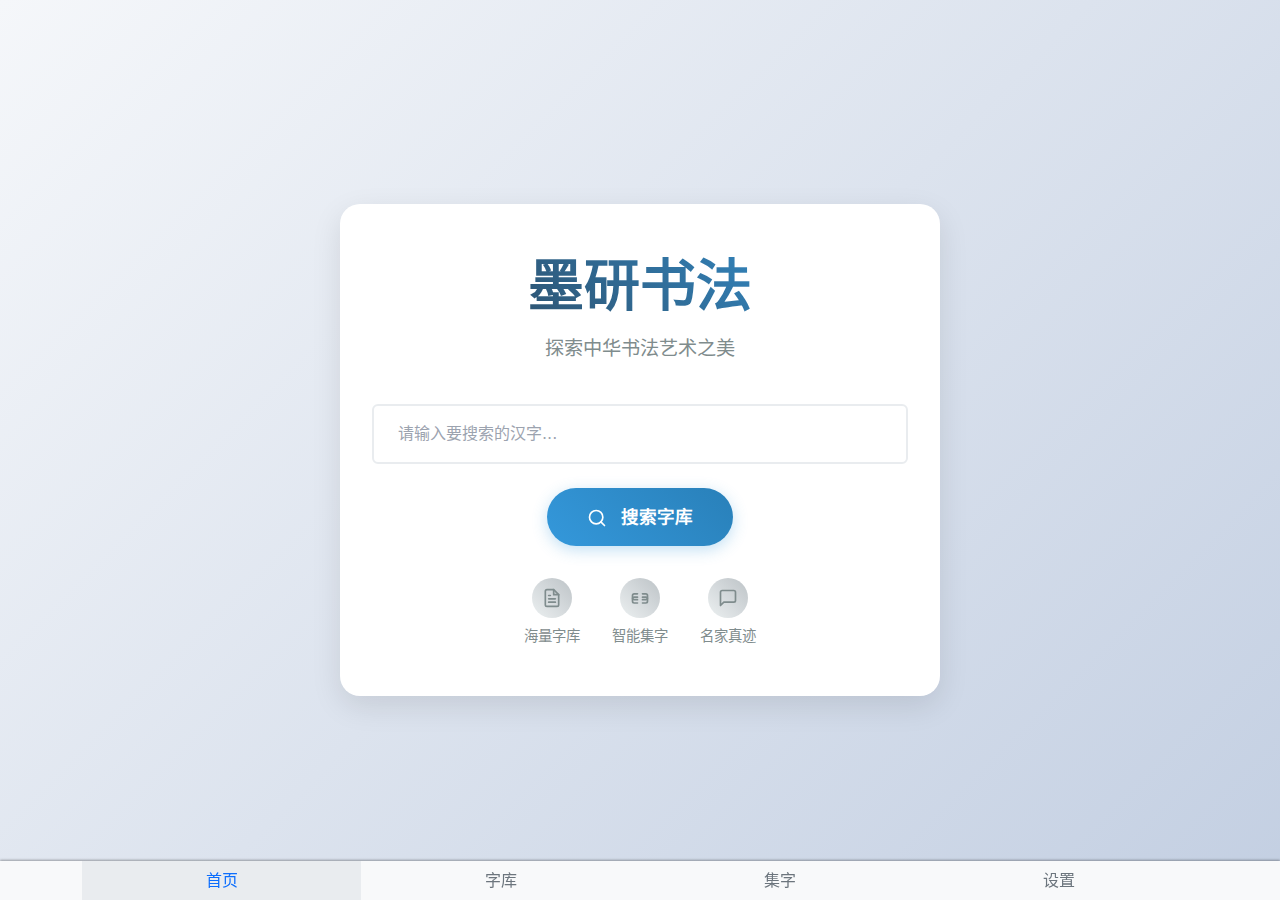
<file: templates/index.html>
<!DOCTYPE html>
<html lang="zh-CN">
<head>
    <meta charset="UTF-8">
    <meta name="viewport" content="width=device-width, initial-scale=1.0">
    <title>墨研书法</title>
    <link href="https://cdnjs.cloudflare.com/ajax/libs/bootstrap/5.3.2/css/bootstrap.min.css" rel="stylesheet">
    <link rel="stylesheet" href="/static/style.css">
    <style>
        body {
            background: linear-gradient(135deg, #f5f7fa 0%, #c3cfe2 100%);
            min-height: 100vh;
            display: flex;
            flex-direction: column;
        }
        
        .main-content {
            flex: 1;
            display: flex;
            align-items: center;
            justify-content: center;
            padding: 2rem 1rem;
        }
        
        .search-container {
            background: white;
            border-radius: 20px;
            box-shadow: 0 10px 30px rgba(0, 0, 0, 0.1);
            padding: 3rem 2rem;
            max-width: 600px;
            width: 100%;
            text-align: center;
        }
        
        .logo-title {
            font-size: 3.5rem;
            font-weight: 700;
            color: #2c3e50;
            margin-bottom: 1rem;
            background: linear-gradient(45deg, #2c3e50, #3498db);
            -webkit-background-clip: text;
            -webkit-text-fill-color: transparent;
            background-clip: text;
        }
        
        .subtitle {
            font-size: 1.2rem;
            color: #7f8c8d;
            margin-bottom: 2.5rem;
        }
        
        .search-input {
            border: 2px solid #e9ecef;
            border-radius: 50px;
            padding: 1rem 1.5rem;
            font-size: 1.1rem;
            transition: all 0.3s ease;
            margin-bottom: 1.5rem;
        }
        
        .search-input:focus {
            border-color: #3498db;
            box-shadow: 0 0 0 0.2rem rgba(52, 152, 219, 0.25);
        }
        
        .search-btn {
            background: linear-gradient(45deg, #3498db, #2980b9);
            border: none;
            border-radius: 50px;
            padding: 1rem 2.5rem;
            font-size: 1.1rem;
            font-weight: 600;
            color: white;
            transition: all 0.3s ease;
            box-shadow: 0 4px 15px rgba(52, 152, 219, 0.3);
        }
        
        .search-btn:hover {
            transform: translateY(-2px);
            box-shadow: 0 6px 20px rgba(52, 152, 219, 0.4);
            background: linear-gradient(45deg, #2980b9, #3498db);
        }
        
        .feature-icons {
            display: flex;
            justify-content: center;
            gap: 2rem;
            margin-top: 2rem;
            flex-wrap: wrap;
        }
        
        .feature-item {
            text-align: center;
            color: #7f8c8d;
            font-size: 0.9rem;
        }
        
        .feature-icon {
            width: 40px;
            height: 40px;
            margin: 0 auto 0.5rem;
            background: linear-gradient(45deg, #ecf0f1, #bdc3c7);
            border-radius: 50%;
            display: flex;
            align-items: center;
            justify-content: center;
        }
        
        @media (max-width: 768px) {
            .logo-title {
                font-size: 2.5rem;
            }
            
            .search-container {
                padding: 2rem 1.5rem;
                margin: 1rem;
            }
            
            .feature-icons {
                gap: 1rem;
            }
        }
    </style>
</head>
<body>
    <div class="main-content">
        <div class="search-container">
            <h1 class="logo-title">墨研书法</h1>
            <p class="subtitle">探索中华书法艺术之美</p>
            
            <form id="homeSearchForm">
                <div class="mb-3">
                    <input type="text" class="form-control search-input" id="searchInput" 
                           placeholder="请输入要搜索的汉字..." autocomplete="off">
                </div>
                <button type="submit" class="btn search-btn">
                    <svg xmlns="http://www.w3.org/2000/svg" width="20" height="20" viewBox="0 0 24 24" fill="none" stroke="currentColor" stroke-width="2" stroke-linecap="round" stroke-linejoin="round" class="me-2">
                        <circle cx="11" cy="11" r="8"/>
                        <path d="m21 21-4.35-4.35"/>
                    </svg>
                    搜索字库
                </button>
            </form>
            
            <div class="feature-icons">
                <div class="feature-item">
                    <div class="feature-icon">
                        <svg xmlns="http://www.w3.org/2000/svg" width="20" height="20" viewBox="0 0 24 24" fill="none" stroke="currentColor" stroke-width="2" stroke-linecap="round" stroke-linejoin="round">
                            <path d="M14 2H6a2 2 0 0 0-2 2v16a2 2 0 0 0 2 2h12a2 2 0 0 0 2-2V8z"/>
                            <polyline points="14,2 14,8 20,8"/>
                            <line x1="16" y1="13" x2="8" y2="13"/>
                            <line x1="16" y1="17" x2="8" y2="17"/>
                            <polyline points="10,9 9,9 8,9"/>
                        </svg>
                    </div>
                    <div>海量字库</div>
                </div>
                <div class="feature-item">
                    <div class="feature-icon">
                        <svg xmlns="http://www.w3.org/2000/svg" width="20" height="20" viewBox="0 0 24 24" fill="none" stroke="currentColor" stroke-width="2" stroke-linecap="round" stroke-linejoin="round">
                            <path d="M9 11H5a2 2 0 0 0-2 2v3a2 2 0 0 0 2 2h4"/>
                            <path d="M9 7H5a2 2 0 0 0-2 2v3a2 2 0 0 0 2 2h4"/>
                            <path d="M15 11h4a2 2 0 0 1 2 2v3a2 2 0 0 1-2 2h-4"/>
                            <path d="M15 7h4a2 2 0 0 1 2 2v3a2 2 0 0 1-2 2h-4"/>
                        </svg>
                    </div>
                    <div>智能集字</div>
                </div>
                <div class="feature-item">
                    <div class="feature-icon">
                        <svg xmlns="http://www.w3.org/2000/svg" width="20" height="20" viewBox="0 0 24 24" fill="none" stroke="currentColor" stroke-width="2" stroke-linecap="round" stroke-linejoin="round">
                            <path d="M21 15a2 2 0 0 1-2 2H7l-4 4V5a2 2 0 0 1 2-2h14a2 2 0 0 1 2 2z"/>
                        </svg>
                    </div>
                    <div>名家真迹</div>
                </div>
            </div>
        </div>
    </div>

    <!-- 底部导航tab -->
    <nav class="navbar fixed-bottom navbar-light bg-light py-0">
        <div class="container">
            <ul class="nav nav-tabs w-100" id="bottomNav" role="tablist">
                <li class="nav-item flex-fill text-center" role="presentation">
                    <a class="nav-link active w-100" href="/" aria-selected="true">首页</a>
                </li>
                <li class="nav-item flex-fill text-center" role="presentation">
                    <a class="nav-link w-100" href="/library" aria-selected="false">字库</a>
                </li>
                <li class="nav-item flex-fill text-center" role="presentation">
                    <a class="nav-link w-100" href="/calligraphy_set" aria-selected="false">集字</a>
                </li>
                <li class="nav-item flex-fill text-center" role="presentation">
                    <a class="nav-link w-100" href="/settings" aria-selected="false">设置</a>
                </li>
            </ul>
        </div>
    </nav>

    <!-- 引入Bootstrap JS -->
    <script src="https://cdnjs.cloudflare.com/ajax/libs/bootstrap/5.3.2/js/bootstrap.bundle.min.js"></script>
    <script>
        document.getElementById('homeSearchForm').addEventListener('submit', function(e) {
            e.preventDefault();
            const searchText = document.getElementById('searchInput').value.trim();
            if (searchText) {
                // 跳转到字库页面并传递搜索参数
                window.location.href = `/library?han=${encodeURIComponent(searchText)}`;
            }
        });
        
        // 回车键搜索
        document.getElementById('searchInput').addEventListener('keypress', function(e) {
            if (e.key === 'Enter') {
                e.preventDefault();
                document.getElementById('homeSearchForm').dispatchEvent(new Event('submit'));
            }
        });
    </script>
</body>
</html>
</file>
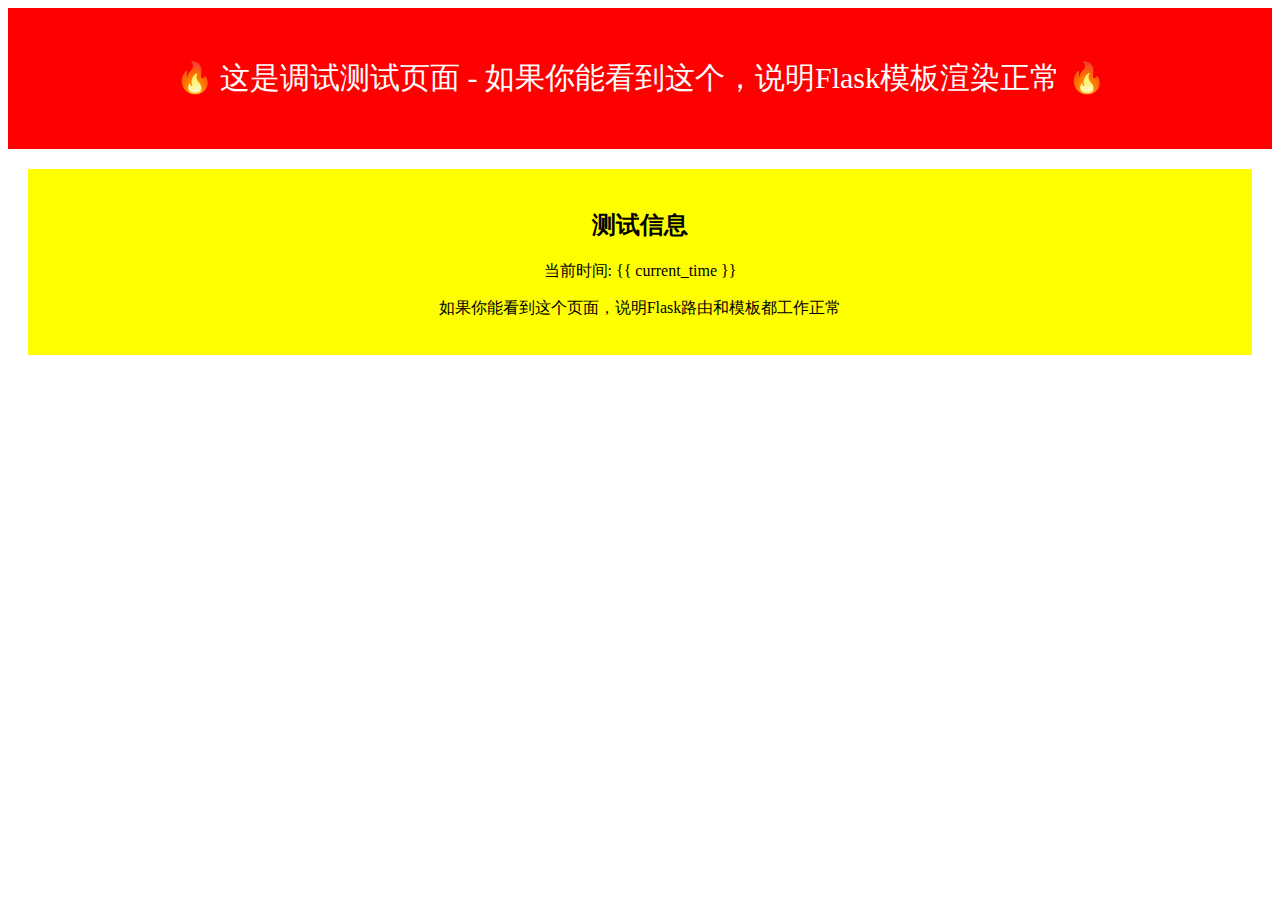
<file: templates/debug_test.html>
<!DOCTYPE html>
<html>
<head>
    <title>调试测试页面</title>
</head>
<body>
    <div style="background: red; color: white; padding: 50px; text-align: center; font-size: 30px;">
        🔥 这是调试测试页面 - 如果你能看到这个，说明Flask模板渲染正常 🔥
    </div>
    <div style="background: yellow; padding: 20px; margin: 20px; text-align: center;">
        <h2>测试信息</h2>
        <p>当前时间: {{ current_time }}</p>
        <p>如果你能看到这个页面，说明Flask路由和模板都工作正常</p>
    </div>
</body>
</html>
</file>
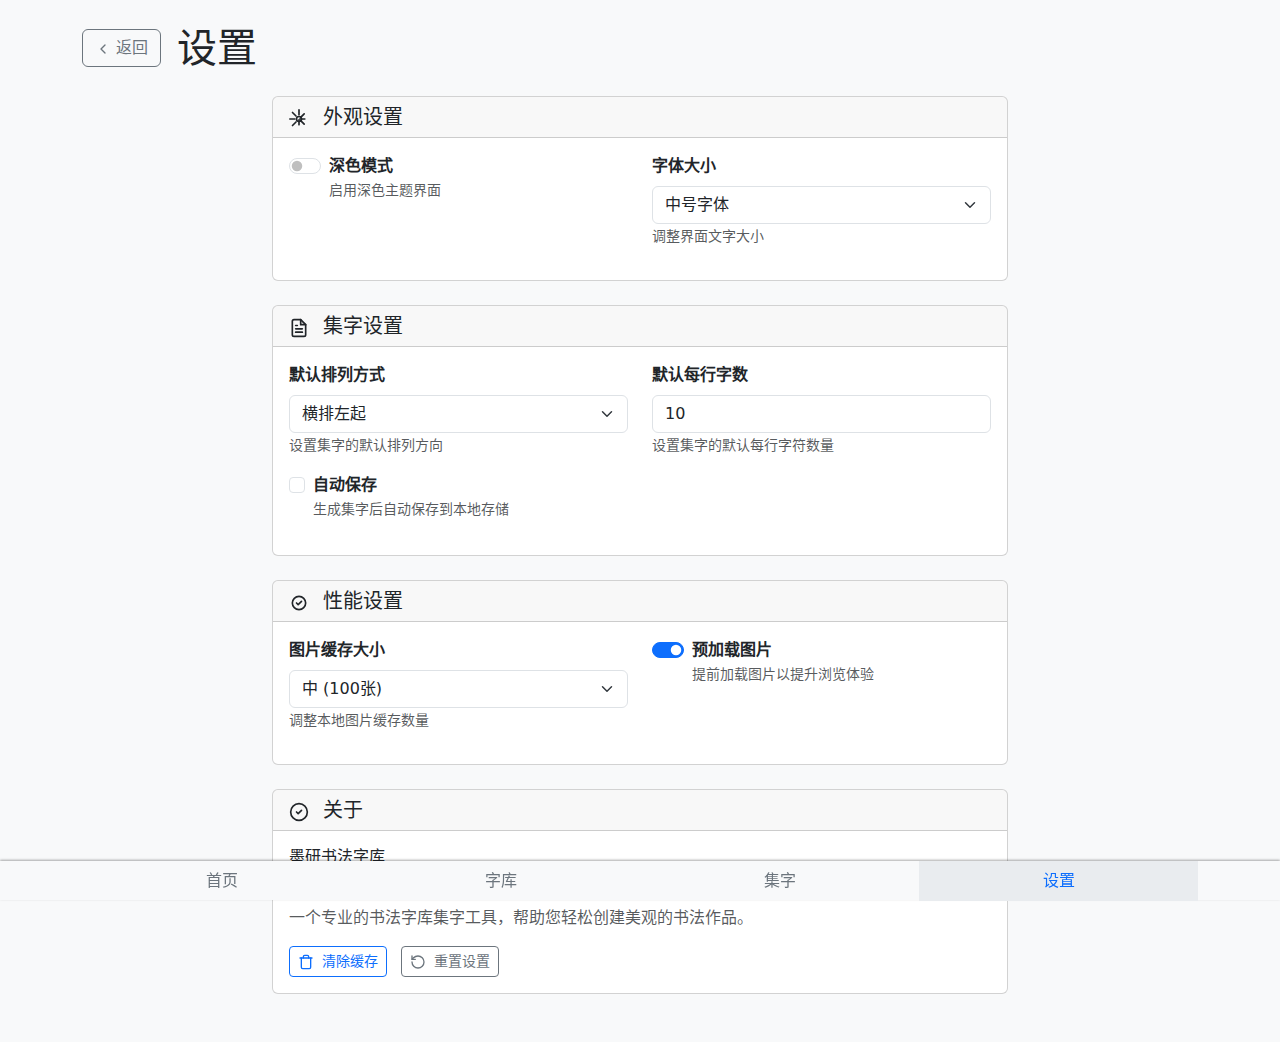
<file: templates/settings.html>
<!DOCTYPE html>
<html lang="zh-CN">
<head>
    <meta charset="UTF-8">
    <meta name="viewport" content="width=device-width, initial-scale=1.0">
    <title>墨研书法字库 - 设置</title>
    <link href="https://cdnjs.cloudflare.com/ajax/libs/bootstrap/5.3.2/css/bootstrap.min.css" rel="stylesheet">
    <link rel="stylesheet" href="/static/style.css">
</head>
<body>
<div class="container py-4">
    <!-- 顶部导航 -->
    <div class="d-flex align-items-center mb-4">
        <a href="/calligraphy_set" class="btn btn-outline-secondary me-3">
            <svg xmlns="http://www.w3.org/2000/svg" width="16" height="16" viewBox="0 0 24 24" fill="none" stroke="currentColor" stroke-width="2" stroke-linecap="round" stroke-linejoin="round">
                <path d="m15 18-6-6 6-6"/>
            </svg>
            返回
        </a>
        <h1 class="mb-0">设置</h1>
    </div>

    <!-- 设置内容区域 -->
    <div class="row justify-content-center">
        <div class="col-lg-8 col-md-10">
            <!-- 外观设置 -->
            <div class="card mb-4">
                <div class="card-header">
                    <h5 class="mb-0">
                        <svg xmlns="http://www.w3.org/2000/svg" width="20" height="20" viewBox="0 0 24 24" fill="none" stroke="currentColor" stroke-width="2" stroke-linecap="round" stroke-linejoin="round" class="me-2">
                            <circle cx="12" cy="12" r="3"/>
                            <path d="M12 1v6m0 6v6"/>
                            <path d="m4.2 4.2 4.2 4.2m5.6 5.6 4.2 4.2"/>
                            <path d="M1 12h6m6 0h6"/>
                            <path d="m4.2 19.8 4.2-4.2m5.6-5.6 4.2-4.2"/>
                        </svg>
                        外观设置
                    </h5>
                </div>
                <div class="card-body">
                    <div class="row">
                        <div class="col-md-6 mb-3">
                            <div class="form-check form-switch">
                                <input class="form-check-input" type="checkbox" id="darkModeToggle">
                                <label class="form-check-label" for="darkModeToggle">
                                    <strong>深色模式</strong>
                                    <br>
                                    <small class="text-muted">启用深色主题界面</small>
                                </label>
                            </div>
                        </div>
                        <div class="col-md-6 mb-3">
                            <label for="fontSizeSelect" class="form-label">
                                <strong>字体大小</strong>
                            </label>
                            <select class="form-select" id="fontSizeSelect">
                                <option value="small">小号字体</option>
                                <option value="medium" selected>中号字体</option>
                                <option value="large">大号字体</option>
                            </select>
                            <small class="text-muted">调整界面文字大小</small>
                        </div>
                    </div>
                </div>
            </div>

            <!-- 集字设置 -->
            <div class="card mb-4">
                <div class="card-header">
                    <h5 class="mb-0">
                        <svg xmlns="http://www.w3.org/2000/svg" width="20" height="20" viewBox="0 0 24 24" fill="none" stroke="currentColor" stroke-width="2" stroke-linecap="round" stroke-linejoin="round" class="me-2">
                            <path d="M14 2H6a2 2 0 0 0-2 2v16a2 2 0 0 0 2 2h12a2 2 0 0 0 2-2V8z"/>
                            <polyline points="14,2 14,8 20,8"/>
                            <line x1="16" y1="13" x2="8" y2="13"/>
                            <line x1="16" y1="17" x2="8" y2="17"/>
                            <polyline points="10,9 9,9 8,9"/>
                        </svg>
                        集字设置
                    </h5>
                </div>
                <div class="card-body">
                    <div class="row">
                        <div class="col-md-6 mb-3">
                            <label for="defaultDirectionSelect" class="form-label">
                                <strong>默认排列方式</strong>
                            </label>
                            <select class="form-select" id="defaultDirectionSelect">
                                <option value="horizontal" selected>横排左起</option>
                                <option value="horizontal-reverse">横排右起</option>
                                <option value="vertical-left">竖排左起</option>
                                <option value="vertical-right">竖排右起</option>
                            </select>
                            <small class="text-muted">设置集字的默认排列方向</small>
                        </div>
                        <div class="col-md-6 mb-3">
                            <label for="defaultCharsPerLine" class="form-label">
                                <strong>默认每行字数</strong>
                            </label>
                            <input type="number" class="form-control" id="defaultCharsPerLine" min="1" max="20" value="10">
                            <small class="text-muted">设置集字的默认每行字符数量</small>
                        </div>
                    </div>
                    <div class="row">
                        <div class="col-12 mb-3">
                            <div class="form-check">
                                <input class="form-check-input" type="checkbox" id="autoSaveToggle">
                                <label class="form-check-label" for="autoSaveToggle">
                                    <strong>自动保存</strong>
                                    <br>
                                    <small class="text-muted">生成集字后自动保存到本地存储</small>
                                </label>
                            </div>
                        </div>
                    </div>
                </div>
            </div>

            <!-- 性能设置 -->
            <div class="card mb-4">
                <div class="card-header">
                    <h5 class="mb-0">
                        <svg xmlns="http://www.w3.org/2000/svg" width="20" height="20" viewBox="0 0 24 24" fill="none" stroke="currentColor" stroke-width="2" stroke-linecap="round" stroke-linejoin="round" class="me-2">
                            <path d="M12 20a8 8 0 1 0 0-16 8 8 0 0 0 0 16Z"/>
                            <path d="m9 12 2 2 4-4"/>
                        </svg>
                        性能设置
                    </h5>
                </div>
                <div class="card-body">
                    <div class="row">
                        <div class="col-md-6 mb-3">
                            <label for="imageCacheSize" class="form-label">
                                <strong>图片缓存大小</strong>
                            </label>
                            <select class="form-select" id="imageCacheSize">
                                <option value="50">小 (50张)</option>
                                <option value="100" selected>中 (100张)</option>
                                <option value="200">大 (200张)</option>
                            </select>
                            <small class="text-muted">调整本地图片缓存数量</small>
                        </div>
                        <div class="col-md-6 mb-3">
                            <div class="form-check form-switch">
                                <input class="form-check-input" type="checkbox" id="preloadImagesToggle" checked>
                                <label class="form-check-label" for="preloadImagesToggle">
                                    <strong>预加载图片</strong>
                                    <br>
                                    <small class="text-muted">提前加载图片以提升浏览体验</small>
                                </label>
                            </div>
                        </div>
                    </div>
                </div>
            </div>

            <!-- 关于信息 -->
            <div class="card mb-4">
                <div class="card-header">
                    <h5 class="mb-0">
                        <svg xmlns="http://www.w3.org/2000/svg" width="20" height="20" viewBox="0 0 24 24" fill="none" stroke="currentColor" stroke-width="2" stroke-linecap="round" stroke-linejoin="round" class="me-2">
                            <circle cx="12" cy="12" r="10"/>
                            <path d="m9 12 2 2 4-4"/>
                        </svg>
                        关于
                    </h5>
                </div>
                <div class="card-body">
                    <div class="row">
                        <div class="col-12">
                            <h6>墨研书法字库</h6>
                            <p class="text-muted mb-2">版本：1.0.0</p>
                            <p class="text-muted mb-2">一个专业的书法字库集字工具，帮助您轻松创建美观的书法作品。</p>
                            <div class="mt-3">
                                <button class="btn btn-outline-primary btn-sm me-2" id="clearCacheBtn">
                                    <svg xmlns="http://www.w3.org/2000/svg" width="16" height="16" viewBox="0 0 24 24" fill="none" stroke="currentColor" stroke-width="2" stroke-linecap="round" stroke-linejoin="round" class="me-1">
                                        <path d="M3 6h18"/>
                                        <path d="M19 6v14c0 1-1 2-2 2H7c-1 0-2-1-2-2V6"/>
                                        <path d="M8 6V4c0-1 1-2 2-2h4c1 0 2 1 2 2v2"/>
                                    </svg>
                                    清除缓存
                                </button>
                                <button class="btn btn-outline-secondary btn-sm" id="resetSettingsBtn">
                                    <svg xmlns="http://www.w3.org/2000/svg" width="16" height="16" viewBox="0 0 24 24" fill="none" stroke="currentColor" stroke-width="2" stroke-linecap="round" stroke-linejoin="round" class="me-1">
                                        <path d="M3 12a9 9 0 1 0 9-9 9.75 9.75 0 0 0-6.74 2.74L3 8"/>
                                        <path d="M3 3v5h5"/>
                                    </svg>
                                    重置设置
                                </button>
                            </div>
                        </div>
                    </div>
                </div>
            </div>
        </div>
    </div>
</div>

<!-- 底部导航tab -->
<nav class="navbar fixed-bottom navbar-light bg-light py-0">
    <div class="container">
        <ul class="nav nav-tabs w-100" id="bottomNav" role="tablist">
            <li class="nav-item flex-fill text-center" role="presentation">
                <a class="nav-link w-100" href="/" aria-selected="false">首页</a>
            </li>
            <li class="nav-item flex-fill text-center" role="presentation">
                <a class="nav-link w-100" href="/library" aria-selected="false">字库</a>
            </li>
            <li class="nav-item flex-fill text-center" role="presentation">
                <a class="nav-link w-100" href="/calligraphy_set" aria-selected="false">集字</a>
            </li>
            <li class="nav-item flex-fill text-center" role="presentation">
                <a class="nav-link active w-100" href="/settings" aria-selected="true">设置</a>
            </li>
        </ul>
    </div>
</nav>

<!-- 引入Bootstrap JS -->
<script src="https://cdnjs.cloudflare.com/ajax/libs/bootstrap/5.3.2/js/bootstrap.bundle.min.js"></script>
<script src="/static/settings.js"></script>
</body>
</html>
</file>
<file: static/style.css>
body {
    background-color: #f8f9fa;
    --input-height: 38px;
}


#results {
    display: flex;
    flex-wrap: wrap;
    align-items: flex-start; /* 防止Bootstrap row的等高拉伸 */
}

.glyph-card {
    background: white;
    border-radius: 8px;
    padding: 8px;
    text-align: center;
    border: 1px solid #ddd;
    box-shadow: 0 2px 4px rgba(0,0,0,0.1);
    transition: transform 0.2s ease;
    cursor: pointer;
    display: flex;
    flex-direction: column;
}

.glyph-card:hover {
    transform: translateY(-2px);
    box-shadow: 0 4px 8px rgba(0,0,0,0.15);
}

/* 限制glyph-card中small元素的文字为单行显示 */
.glyph-card small {
    white-space: nowrap;
    overflow: hidden;
    text-overflow: ellipsis;
    width: 100%;
    display: block;
    margin-top: 5px;
    color: #6c757d;
    font-size: 0.875rem;
}

/* 集字页卡片样式 - 方块显示，无边框 */
#resultContainer .glyph-card {
    width: 100px; /* 固定宽度 */
    height: 100px; /* 固定高度 - 正方形 */
    border: none; /* 无边框 */
    border-radius: 0; /* 无圆角 */
    padding: 0; /* 无内边距 */
    margin: 5px; /* 外边距 */
    min-height: auto; /* 重置最小高度 */
    background-color: transparent; /* 透明背景 */
}

/* 文字叠加样式 */
.char-overlay {
    position: absolute;
    bottom: 0px;
    left: 0px;
    font-size: 16px;
    font-weight: normal;
    color: cyan;
    pointer-events: none; /* 确保文字不会阻挡点击事件 */
    margin: 0;
    padding: 2px;
    z-index: 10;
}
.glyph-img {
    width: 100%;
    aspect-ratio: 1/1;
    object-fit: cover;
    margin: 4px 0;
    border-radius: 4px;
    display: block;
}

/* 卡片内容区域 */
.glyph-card > div:first-child,
.glyph-card > small {
    padding: 12px;
}

.glyph-card > div:first-child {
    font-size: 16px;
    font-weight: 500;
    margin: 0;
    padding-bottom: 4px;
}

.glyph-card > small {
    font-size: 14px;
    color: #555;
    margin: 0;
    padding-top: 0;
    line-height: 1.3;
}
.loading {
    text-align: center;
    padding: 20px;
    color: gray;
}
/* 移除分页按钮的圆角 */
.page-link {
    border-radius: 0 !important;
}

/* 统一select2下拉框与Bootstrap表单控件样式 */
.select2-container .select2-selection--single {
    height: 44px !important;
    border: 1px solid #ced4da !important;
    border-radius: 0.375rem !important;
    background-color: #fff !important;
}

.form-control,
.select2-container--default .select2-selection--single {
    border-radius: 0.375rem !important;
    font-size: 16px !important;
}

.form-control:focus,
.select2-container--default.select2-container--focus .select2-selection--single {
    border-color: #86b7fe !important;
    outline: 0 !important;
    box-shadow: 0 0 0 0.25rem rgba(13, 110, 253, 0.25) !important;
}

/* 确保select2文本垂直居中 */
.select2-container--default .select2-selection--single .select2-selection__rendered {
    line-height: 42px !important;
    padding-left: 12px !important;
    padding-right: 20px !important;
    color: #495057 !important;
}

.select2-container--default .select2-selection--single .select2-selection__arrow {
    height: 44px !important;
    right: 10px !important;
}

/* 确保select2删除按钮垂直居中、大小合适且位置适当 */
.select2-container--default .select2-selection--single .select2-selection__clear {
    position: absolute;
    top: 50%;
    right: 30px;
    transform: translateY(-50%);
    font-size: 18px;
    line-height: 1;
    color: #6c757d;
    cursor: pointer;
    z-index: 2;
}

.select2-container--default .select2-selection--single .select2-selection__clear:hover {
    color: #495057;
}

/* Select2下拉菜单样式 */
.select2-container--default .select2-results__option {
    padding: 8px 12px !important;
    font-size: 16px !important;
}

.select2-container--default .select2-results__option--highlighted {
    background-color: #0d6efd !important;
    color: white !important;
}

input::placeholder {
    color: #9ca3af !important;
    opacity: 1 !important;
}



/* 底部导航tab样式 */
.navbar.fixed-bottom {
    box-shadow: 0 -1px 3px rgba(0,0,0,0.12), 0 -1px 2px rgba(0,0,0,0.24);
}

.nav-tabs {
    border-bottom: none !important;
}

.nav-link {
    border: none !important;
    border-radius: 0 !important;
    color: #6c757d !important;
}

.nav-link.active {
    color: #0d6efd !important;
    background-color: #e9ecef !important;
}

.tab-content {
    padding-top: 15px;
}

/* 电脑端6列布局优化 */
@media (min-width: 1200px) {
    .glyph-card {
        padding: 8px;
    }
    
    .glyph-card div:first-child {
        font-size: 1rem;
        margin-bottom: 6px;
    }
    
    .glyph-card small {
        font-size: 0.8rem;
        line-height: 1.2;
    }
}

/* iPad端4列布局优化 */
@media (min-width: 768px) and (max-width: 1199px) {
    .glyph-card {
        padding: 8px;
        margin-bottom: 4px;
    }
    
    .glyph-card small {
        font-size: 0.85rem;
        margin-top: 4px;
        line-height: 1.3;
    }
}

/* 手机端3列布局优化 */
@media (max-width: 767px) {
    .glyph-card {
        padding: 6px;
        margin-bottom: 4px;
    }
    
    .glyph-card div:first-child {
        font-size: 0.9rem;
        font-weight: bold;
        margin-bottom: 4px;
    }
    
    .glyph-card small {
        font-size: 0.7rem;
        margin-top: 3px;
        line-height: 1.2;
        overflow: hidden;
        text-overflow: ellipsis;
        white-space: nowrap;
    }
}

/* CSS Grid布局代码已屏蔽，使用Bootstrap响应式类 */
/*
.search-filters-container {
    display: grid;
    gap: 10px;
    margin-bottom: 1rem;
}

.search-filters-container {
    grid-template-columns: 1fr 1fr 1fr;
}

@media (max-width: 991px) {
    .search-filters-container {
        grid-template-columns: 1fr 1fr;
    }
    
    .search-filters-container .filter-item:nth-child(3) {
        grid-column: 1 / -1;
    }
}

@media (max-width: 767px) {
    .search-filters-container {
        grid-template-columns: 1fr;
    }
    
    .search-filters-container .filter-item:nth-child(3) {
        grid-column: auto;
    }
}
*/

/* 移动端优化样式 */
@media (max-width: 768px) {
    /* 容器内边距优化 */
    .container {
        padding-left: 15px !important;
        padding-right: 15px !important;
    }
    
    /* 标题字体大小优化 */
    h1 {
        font-size: 1.8rem !important;
        margin-bottom: 1.5rem !important;
    }
    
    /* 搜索表单优化 - 暂时屏蔽 */
    /*
    .form-control, .form-select, .btn {
        font-size: 16px !important;
        border-radius: 8px !important;
    }
    
    .select2-container .select2-selection--single {
        height: 44px !important;
        font-size: 16px !important;
    }
    
    .select2-container--default .select2-selection--single .select2-selection__rendered {
        line-height: 44px !important;
        font-size: 16px !important;
    }
    
    .select2-container--default .select2-selection--single .select2-selection__arrow {
        height: 44px !important;
    }
    */
    
    /* 汉字按钮区域优化 */
    #hanziButtons .btn {
        font-size: 14px !important;
        padding: 8px 12px !important;
        margin: 3px !important;
    }
    
    /* 结果卡片优化 */
    .glyph-card {
        min-height: 250px !important;
        padding: 8px !important;
        margin-bottom: 10px !important;
    }
    
    .glyph-img {
        max-height: 180px !important;
    }
    
    /* 分页按钮优化 */
    .page-link {
        padding: 10px 15px !important;
        font-size: 16px !important;
    }
    
    /* 底部导航优化 */
    .nav-item {
        font-size: 14px;
    }
    
    .nav-link {
        padding: 12px 8px !important;
    }
    
    /* 设置页面优化 */
    .form-check-label {
        font-size: 16px !important;
    }
    
    .form-check-input {
         transform: scale(1.2);
         margin-right: 8px !important;
     }
     
     /* 集字页面移动端优化 */
     .bg-light.rounded-lg {
         padding: 15px !important;
         margin-bottom: 20px !important;
     }
     
     .bg-light.rounded-lg h3 {
         font-size: 1.3rem !important;
         margin-bottom: 15px !important;
     }
     
     #textInput {
         font-size: 16px !important;
         min-height: 120px !important;
     }
     
     /* 集字页面的flex布局优化 - 不影响搜索过滤器 */
     .calligraphy-controls .d-flex.flex-wrap.gap-2 {
         gap: 8px !important;
     }
     
     .calligraphy-controls .d-flex.flex-wrap.gap-2 .form-select,
     .calligraphy-controls .d-flex.flex-wrap.gap-2 .form-control {
         min-width: 120px !important;
         margin-bottom: 8px !important;
     }
     

     
     #charsPerLineInput {
         max-width: 150px !important;
     }
     
     /* 集字结果区域优化 */
     #resultContainer {
         min-height: 200px !important;
         padding: 15px !important;
     }
     
     /* 集字结果中的字符容器 */
     #resultContainer .char-container {
         width: 80px !important;
         height: 80px !important;
         margin: 3px !important;
     }
     
     /* 集字页面操作按钮区域优化 - 限制作用范围 */
     .calligraphy-page .d-flex.justify-content-center.gap-3 {
         flex-direction: column !important;
         gap: 10px !important;
     }
     
     .calligraphy-page .d-flex.justify-content-center.gap-3 .btn {
         width: 100% !important;
         padding: 12px !important;
         font-size: 16px !important;
     }
}
</file>
